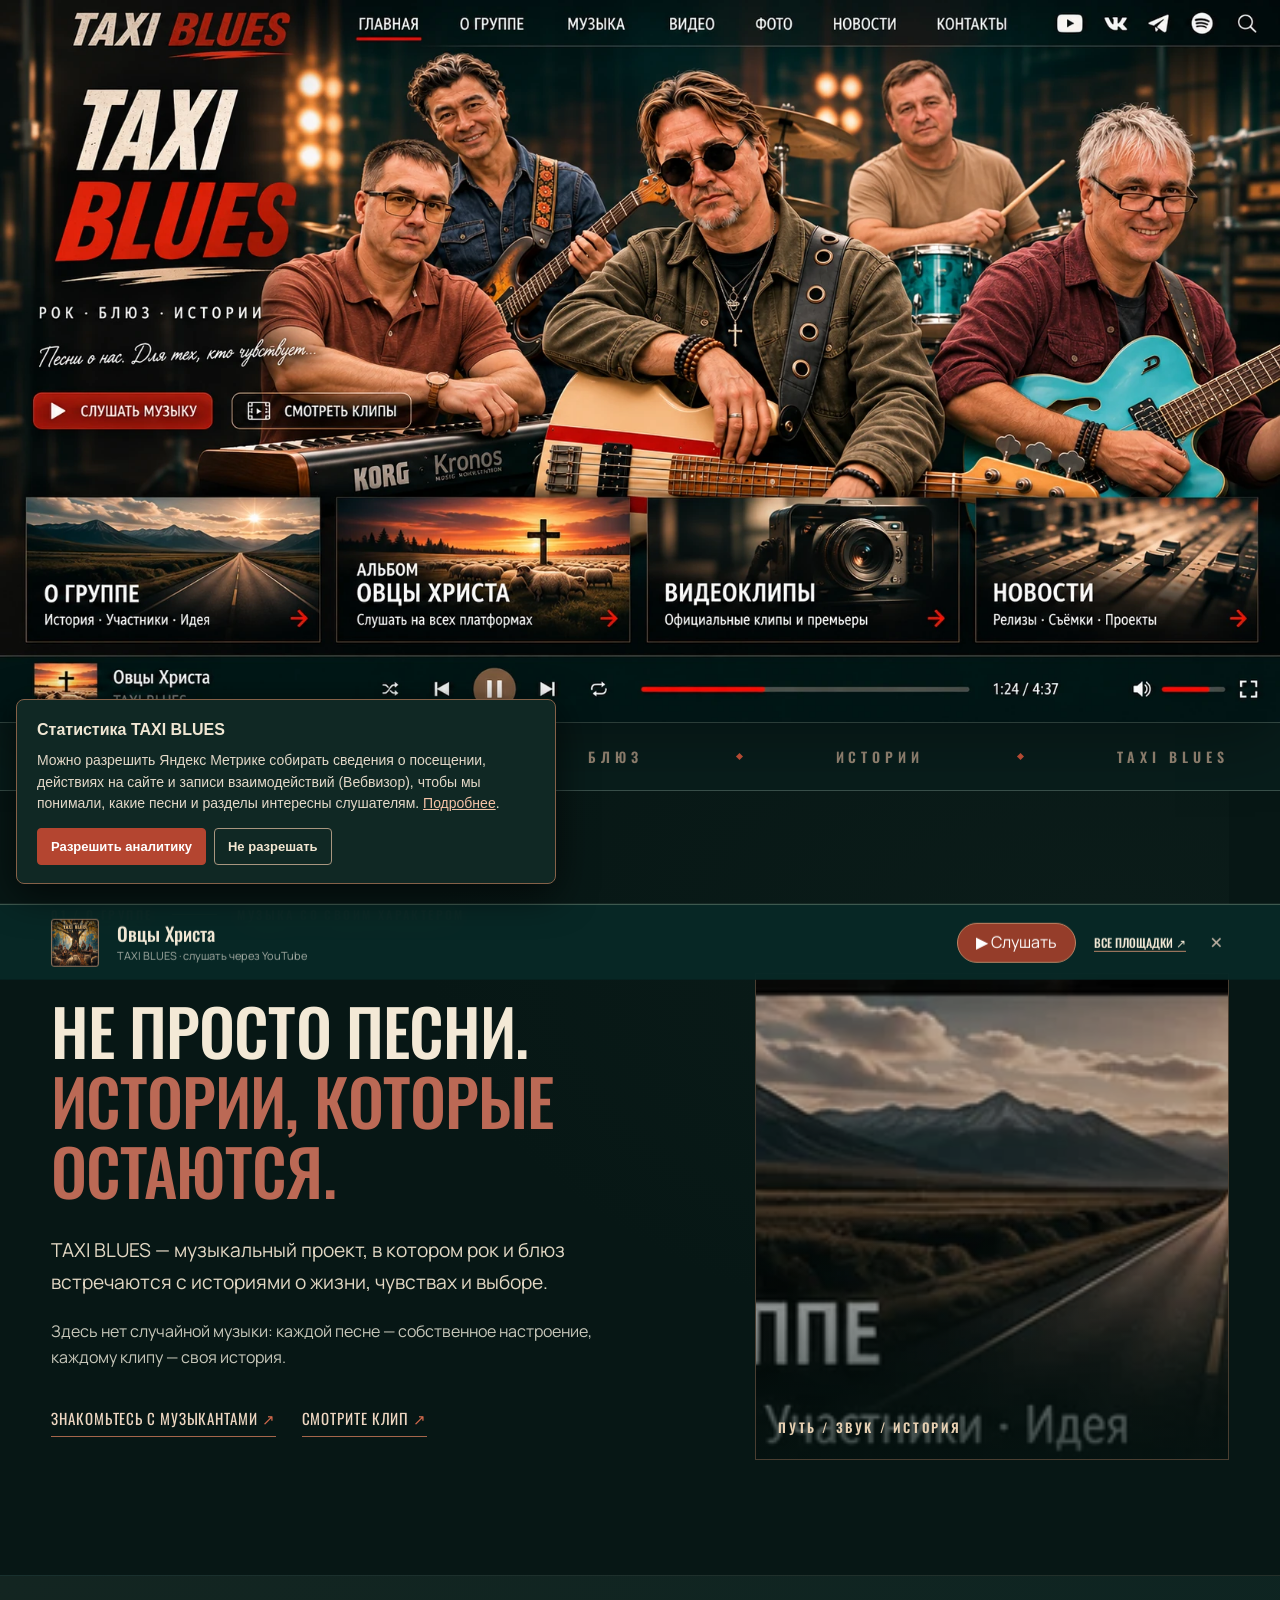
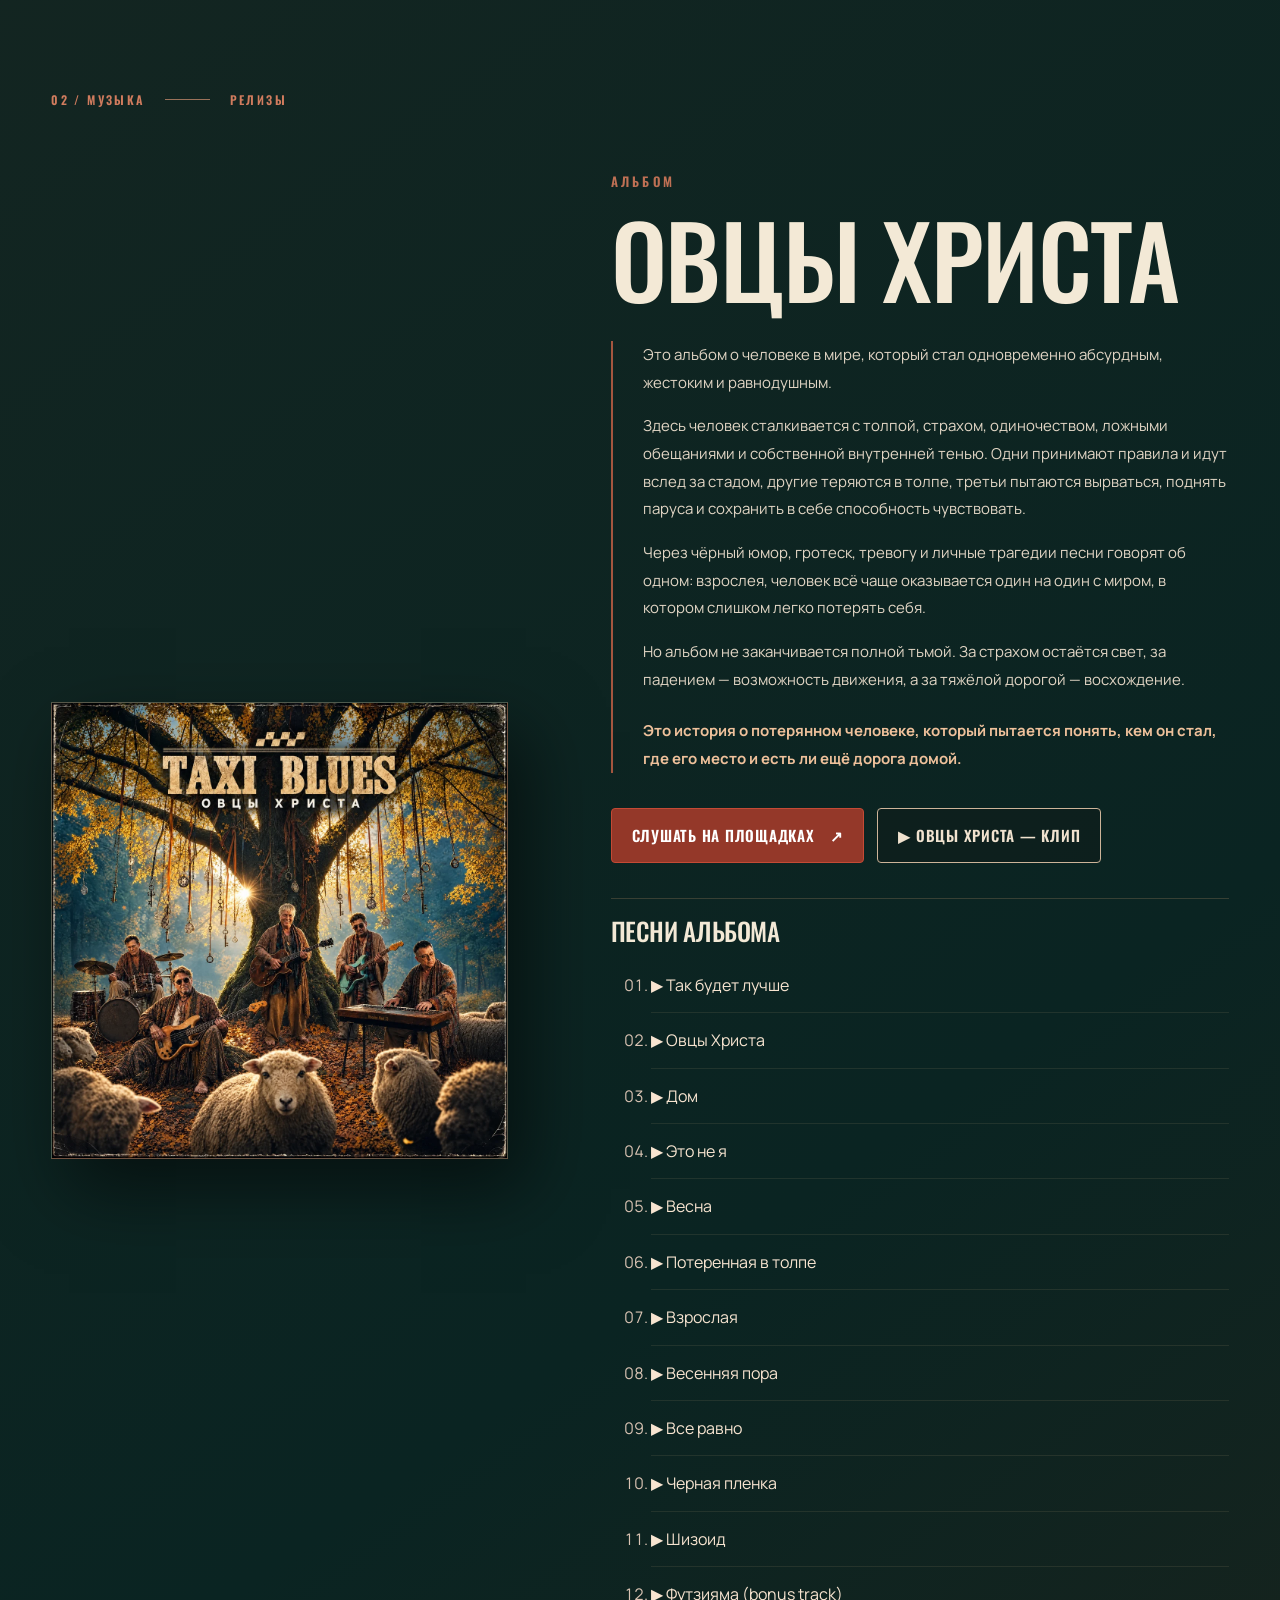
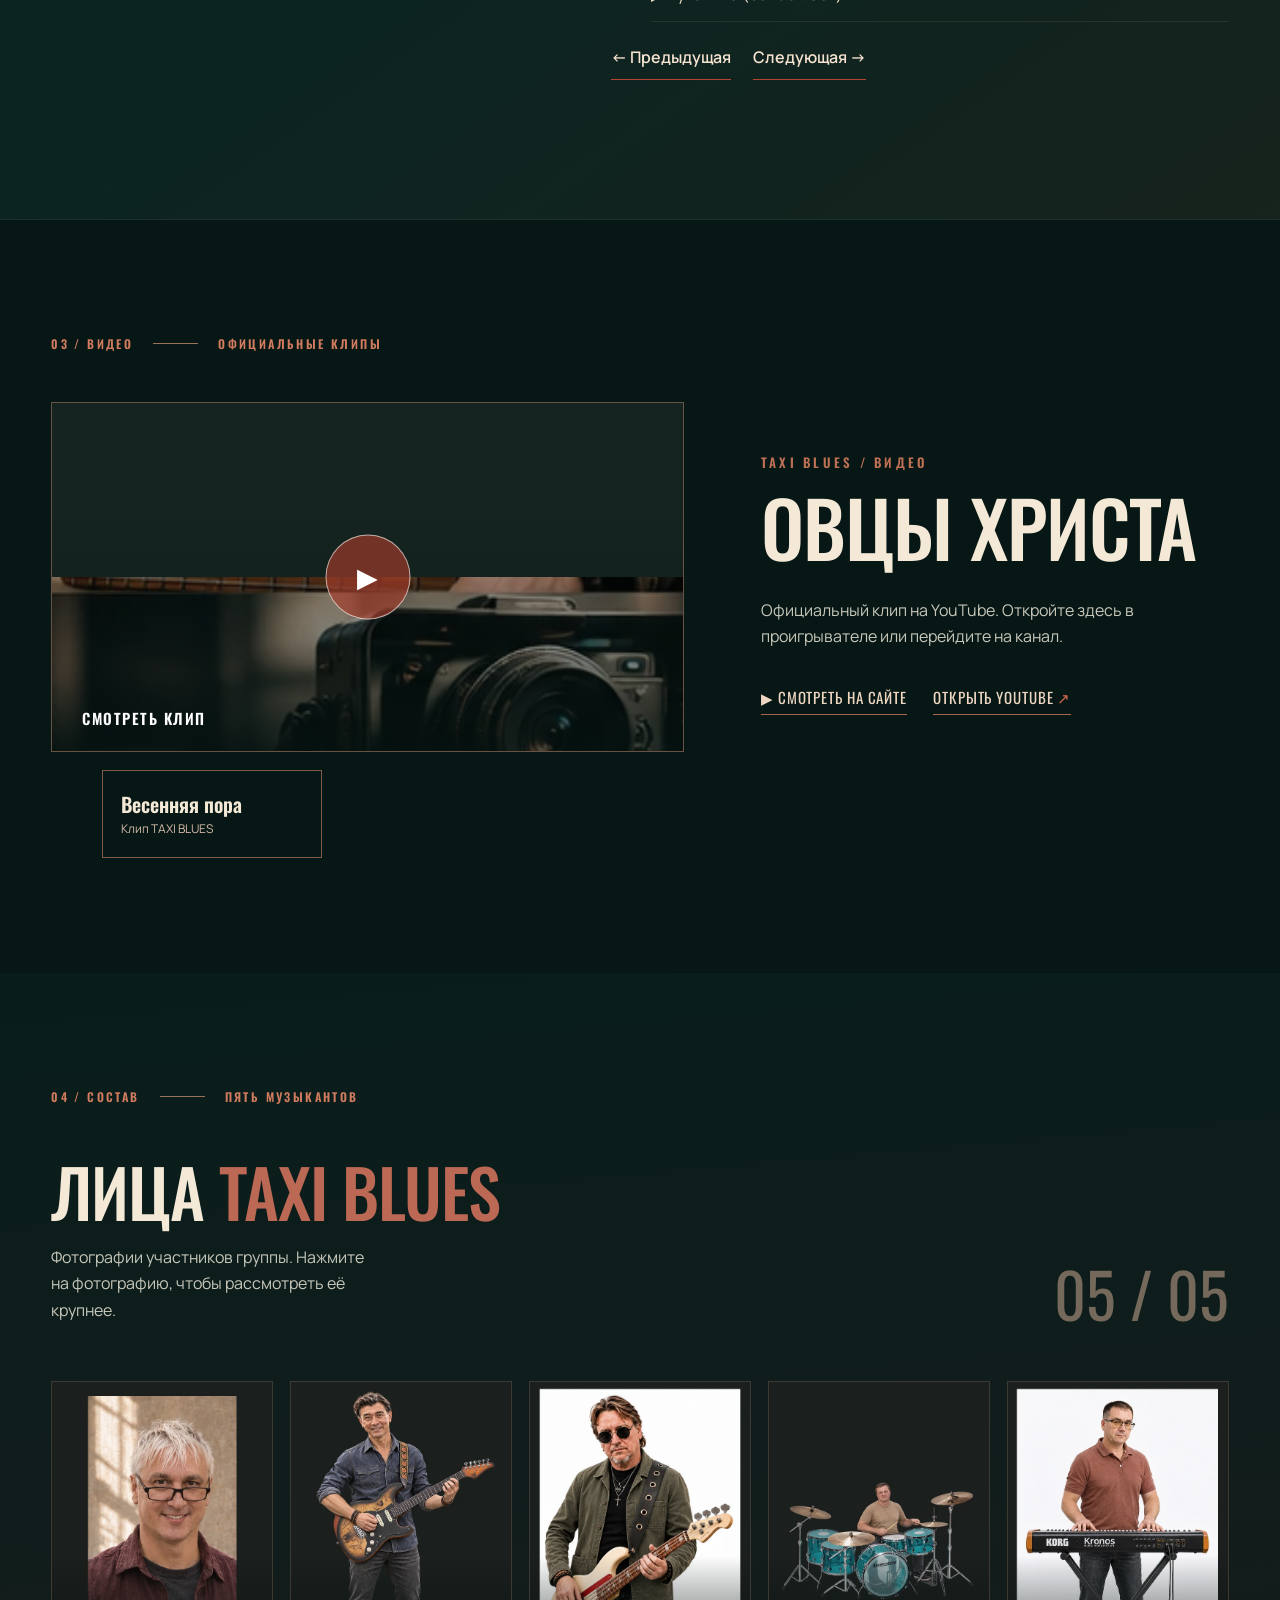
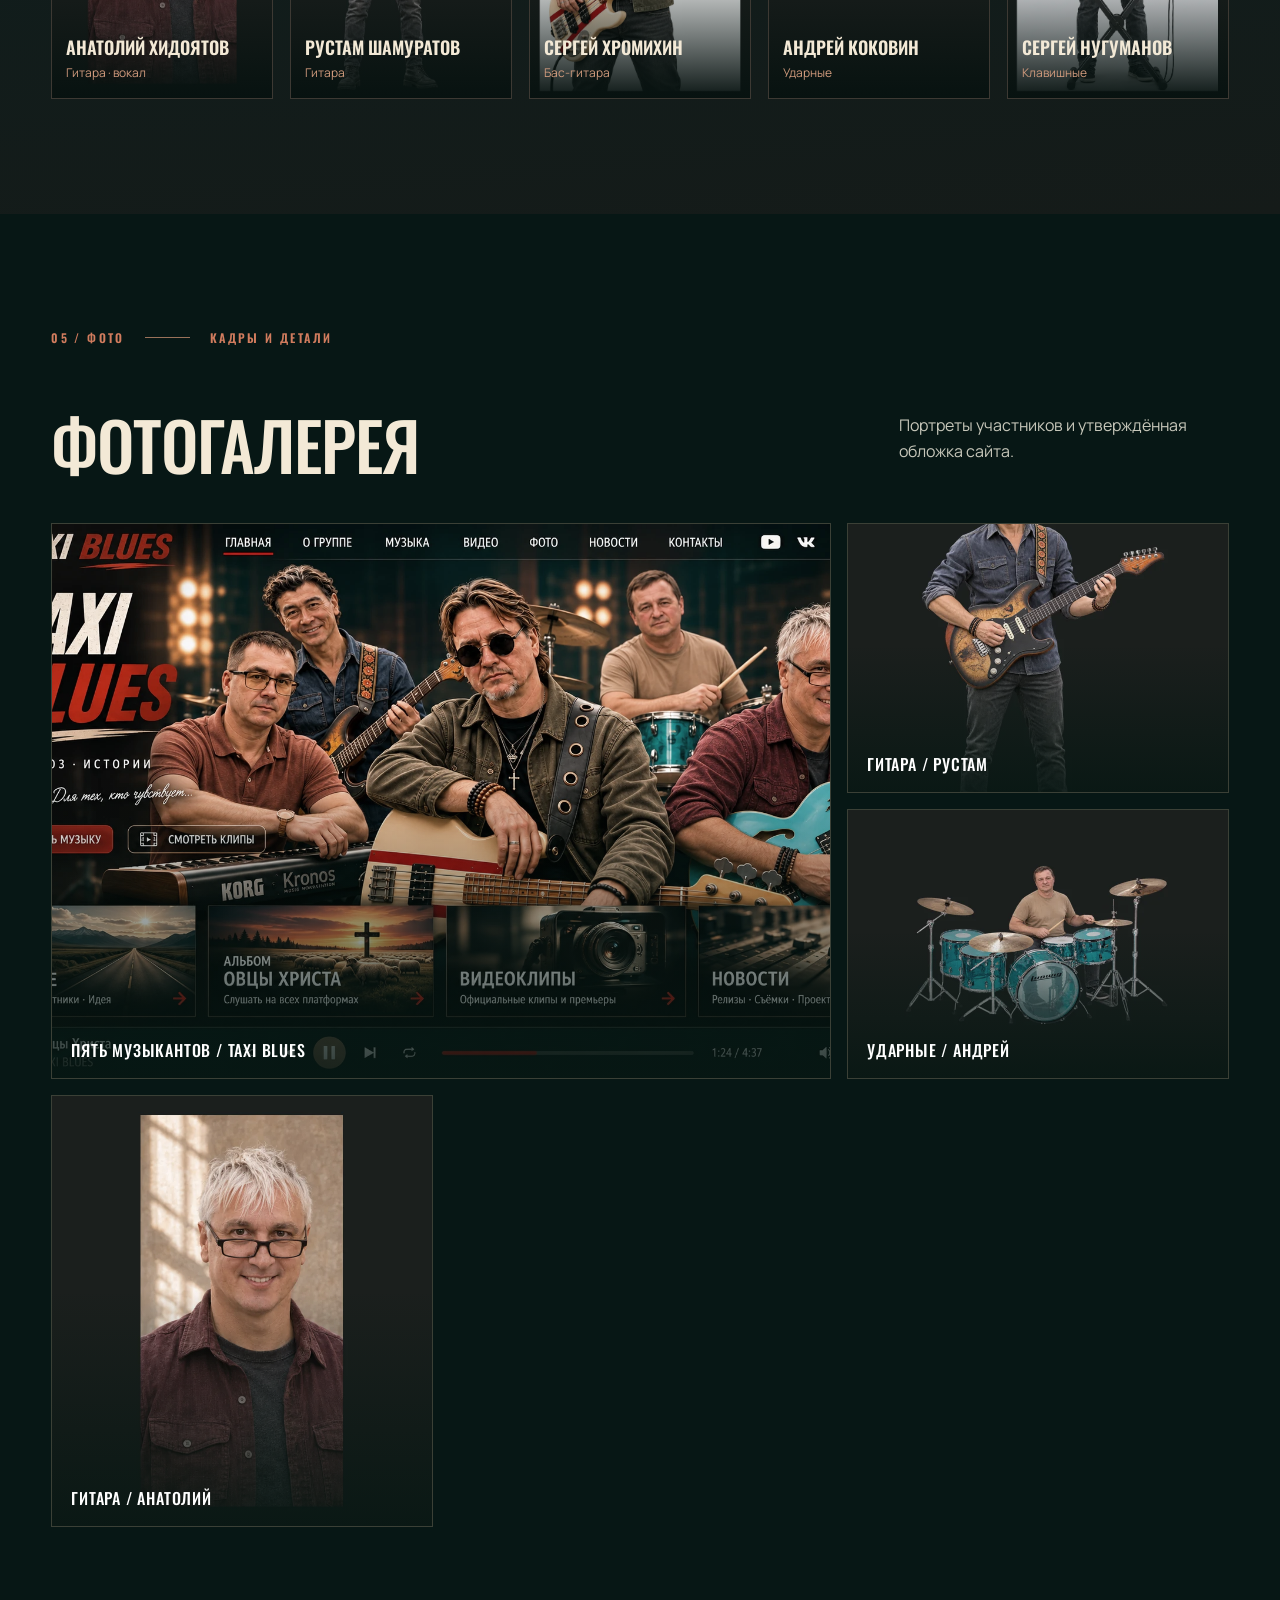
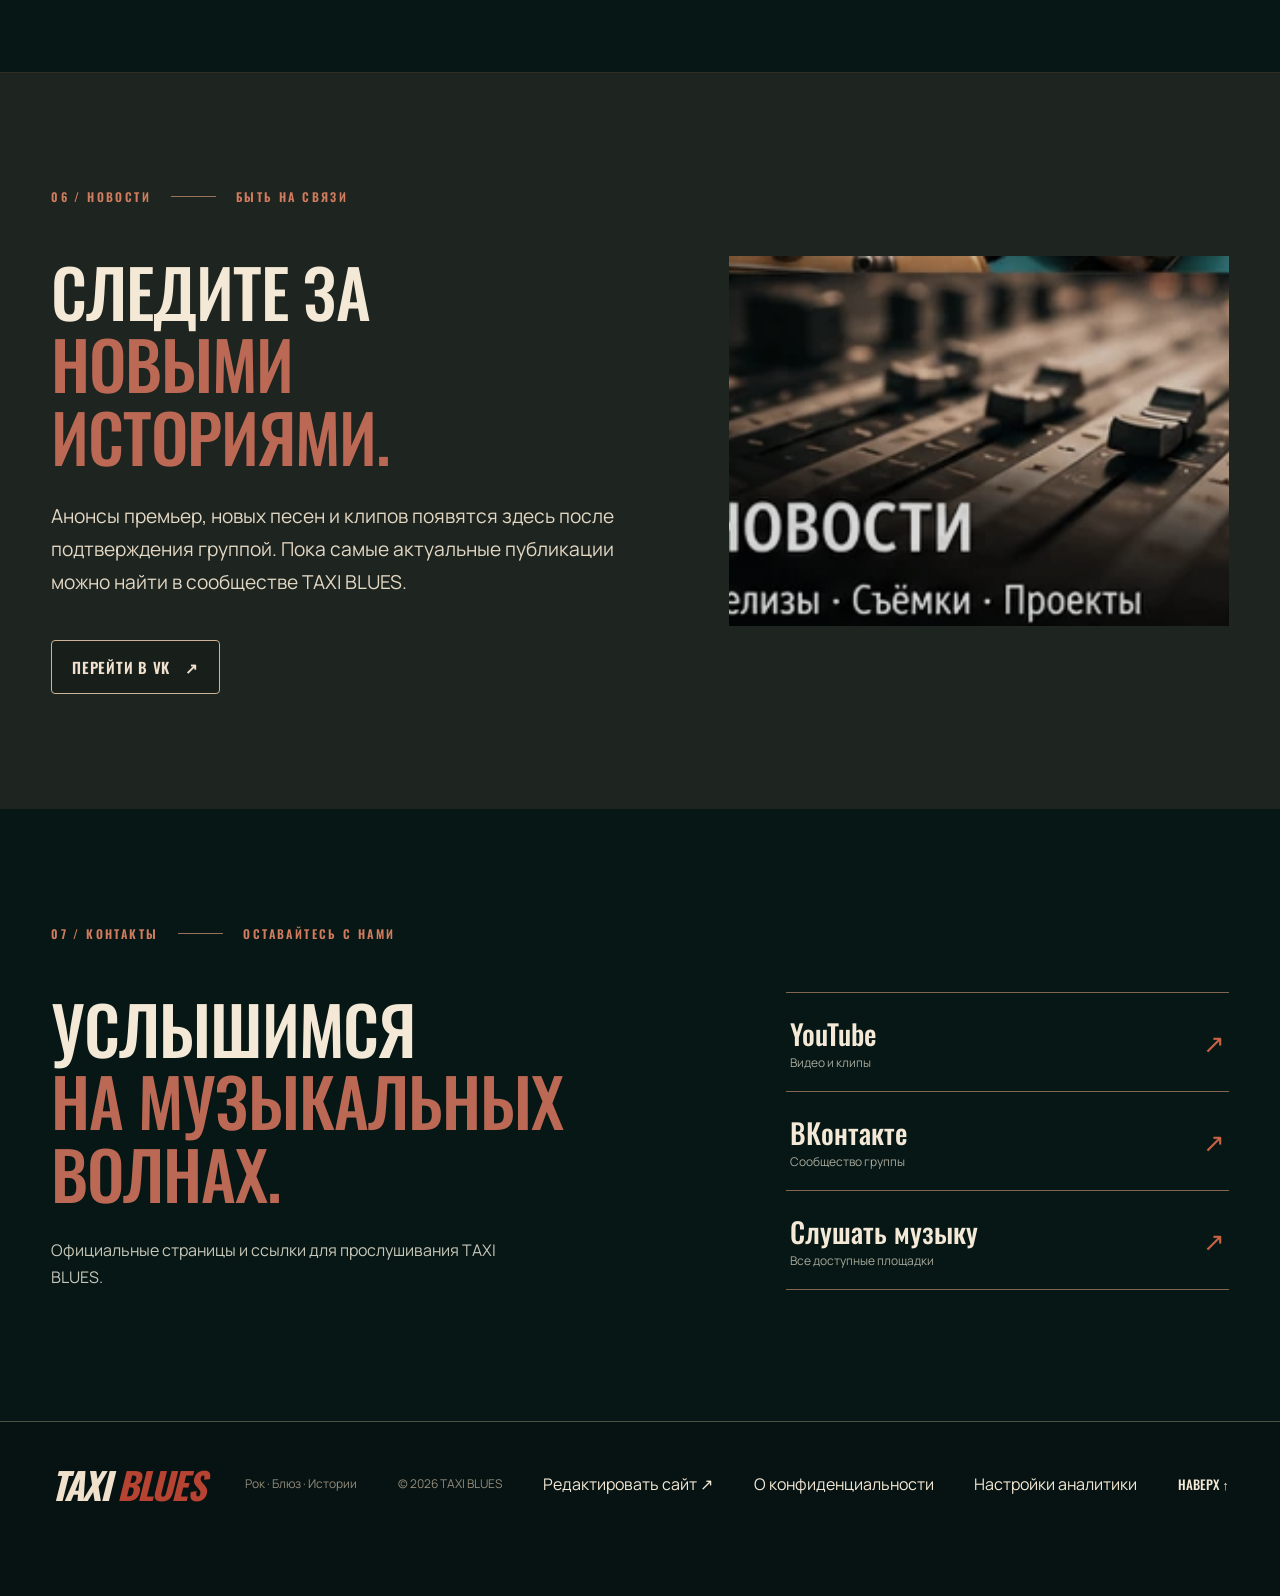
<file: index.html>
<!doctype html>
<html lang="ru">
<head>
  <meta charset="utf-8">
  <meta name="viewport" content="width=device-width, initial-scale=1">
  <meta name="theme-color" content="#071c1b">
  <meta name="description" content="TAXI BLUES — официальный сайт группы. Музыка, альбом «Овцы Христа», клипы, участники и новости.">
  <link rel="canonical" href="https://taxi-blues-site.layero.app/">
  <script>
    // Earlier Pages address forwards visitors to the sole public Russian site.
    if (location.hostname === 'taxi-blues-site.pages.dev') {
      location.replace('https://taxi-blues-site.layero.app' + location.pathname + location.search + location.hash);
    }
  </script>
  <meta name="robots" content="index, follow, max-image-preview:large">
  <meta property="og:site_name" content="TAXI BLUES">
  <meta property="og:locale" content="ru_RU">
  <meta property="og:url" content="https://taxi-blues-site.layero.app/">
  <meta property="og:type" content="website">
  <meta property="og:title" content="TAXI BLUES — официальный сайт">
  <meta property="og:description" content="Рок · Блюз · Истории. Песни о нас. Для тех, кто чувствует.">
  <meta property="og:image" content="https://taxi-blues-site.layero.app/assets/hero-approved.webp">
  <meta property="og:image:alt" content="TAXI BLUES — официальный сайт музыкальной группы">
  <meta name="twitter:card" content="summary_large_image">
  <title>TAXI BLUES — официальный сайт группы</title>
  <link rel="icon" href="assets/favicon.svg" type="image/svg+xml">
  <link rel="preload" href="assets/hero-approved.webp" as="image" media="(min-width: 769px)">
  <link rel="preload" href="assets/hero-mobile.webp" as="image" media="(max-width: 768px)">
  <link rel="stylesheet" href="styles.css">
  <script src="script.js" defer></script>
  <script src="analytics.js" defer></script>
  <script type="application/ld+json">
  {
    "@context": "https://schema.org",
    "@graph": [
      {
        "@type": "WebSite",
        "@id": "https://taxi-blues-site.layero.app/#website",
        "name": "TAXI BLUES — официальный сайт",
        "url": "https://taxi-blues-site.layero.app/",
        "inLanguage": "ru-RU",
        "description": "Официальный сайт группы TAXI BLUES: альбом «Овцы Христа», песни, клипы, музыканты и новости."
      },
      {
        "@type": "MusicGroup",
        "@id": "https://taxi-blues-site.layero.app/#band",
        "name": "TAXI BLUES",
        "url": "https://taxi-blues-site.layero.app/",
        "description": "Рок- и блюз-группа TAXI BLUES.",
        "genre": [
          "Рок",
          "Блюз"
        ],
        "member": [
          {
            "@type": "Person",
            "name": "Анатолий Хидоятов",
            "description": "Гитара · вокал"
          },
          {
            "@type": "Person",
            "name": "Рустам Шамуратов",
            "description": "Гитара"
          },
          {
            "@type": "Person",
            "name": "Сергей Хромихин",
            "description": "Бас-гитара"
          },
          {
            "@type": "Person",
            "name": "Андрей Коковин",
            "description": "Ударные"
          },
          {
            "@type": "Person",
            "name": "Сергей Нугуманов",
            "description": "Клавишные"
          }
        ],
        "album": {
          "@id": "https://taxi-blues-site.layero.app/#album"
        }
      },
      {
        "@type": "MusicAlbum",
        "@id": "https://taxi-blues-site.layero.app/#album",
        "name": "Овцы Христа",
        "byArtist": {
          "@id": "https://taxi-blues-site.layero.app/#band"
        },
        "url": "https://taxi-blues-site.layero.app/#music",
        "image": "https://taxi-blues-site.layero.app/assets/album-cover.webp",
        "description": "Это альбом о человеке в мире, который стал одновременно абсурдным, жестоким и равнодушным.",
        "numTracks": 12,
        "sameAs": "https://band.link/csheep",
        "track": [
          {
            "@type": "MusicRecording",
            "name": "Так будет лучше",
            "position": 1,
            "byArtist": {
              "@id": "https://taxi-blues-site.layero.app/#band"
            },
            "inAlbum": {
              "@id": "https://taxi-blues-site.layero.app/#album"
            },
            "audio": {
              "@type": "AudioObject",
              "contentUrl": "https://taxi-blues-site.layero.app/assets/audio/01-tak-budet-luchshe.mp3",
              "encodingFormat": "audio/mpeg"
            }
          },
          {
            "@type": "MusicRecording",
            "name": "Овцы Христа",
            "position": 2,
            "byArtist": {
              "@id": "https://taxi-blues-site.layero.app/#band"
            },
            "inAlbum": {
              "@id": "https://taxi-blues-site.layero.app/#album"
            },
            "audio": {
              "@type": "AudioObject",
              "contentUrl": "https://taxi-blues-site.layero.app/assets/audio/02-ovtsy-khrista.mp3",
              "encodingFormat": "audio/mpeg"
            }
          },
          {
            "@type": "MusicRecording",
            "name": "Дом",
            "position": 3,
            "byArtist": {
              "@id": "https://taxi-blues-site.layero.app/#band"
            },
            "inAlbum": {
              "@id": "https://taxi-blues-site.layero.app/#album"
            },
            "audio": {
              "@type": "AudioObject",
              "contentUrl": "https://taxi-blues-site.layero.app/assets/audio/03-dom.mp3",
              "encodingFormat": "audio/mpeg"
            }
          },
          {
            "@type": "MusicRecording",
            "name": "Это не я",
            "position": 4,
            "byArtist": {
              "@id": "https://taxi-blues-site.layero.app/#band"
            },
            "inAlbum": {
              "@id": "https://taxi-blues-site.layero.app/#album"
            },
            "audio": {
              "@type": "AudioObject",
              "contentUrl": "https://taxi-blues-site.layero.app/assets/audio/04-eto-ne-ya.mp3",
              "encodingFormat": "audio/mpeg"
            }
          },
          {
            "@type": "MusicRecording",
            "name": "Весна",
            "position": 5,
            "byArtist": {
              "@id": "https://taxi-blues-site.layero.app/#band"
            },
            "inAlbum": {
              "@id": "https://taxi-blues-site.layero.app/#album"
            },
            "audio": {
              "@type": "AudioObject",
              "contentUrl": "https://taxi-blues-site.layero.app/assets/audio/05-vesna.mp3",
              "encodingFormat": "audio/mpeg"
            }
          },
          {
            "@type": "MusicRecording",
            "name": "Потеренная в толпе",
            "position": 6,
            "byArtist": {
              "@id": "https://taxi-blues-site.layero.app/#band"
            },
            "inAlbum": {
              "@id": "https://taxi-blues-site.layero.app/#album"
            },
            "audio": {
              "@type": "AudioObject",
              "contentUrl": "https://taxi-blues-site.layero.app/assets/audio/06-poteryannaya-v-tolpe.mp3",
              "encodingFormat": "audio/mpeg"
            }
          },
          {
            "@type": "MusicRecording",
            "name": "Взрослая",
            "position": 7,
            "byArtist": {
              "@id": "https://taxi-blues-site.layero.app/#band"
            },
            "inAlbum": {
              "@id": "https://taxi-blues-site.layero.app/#album"
            },
            "audio": {
              "@type": "AudioObject",
              "contentUrl": "https://taxi-blues-site.layero.app/assets/audio/07-vzroslaya.mp3",
              "encodingFormat": "audio/mpeg"
            }
          },
          {
            "@type": "MusicRecording",
            "name": "Весенняя пора",
            "position": 8,
            "byArtist": {
              "@id": "https://taxi-blues-site.layero.app/#band"
            },
            "inAlbum": {
              "@id": "https://taxi-blues-site.layero.app/#album"
            },
            "audio": {
              "@type": "AudioObject",
              "contentUrl": "https://taxi-blues-site.layero.app/assets/audio/08-vesennyaya-pora.mp3",
              "encodingFormat": "audio/mpeg"
            }
          },
          {
            "@type": "MusicRecording",
            "name": "Все равно",
            "position": 9,
            "byArtist": {
              "@id": "https://taxi-blues-site.layero.app/#band"
            },
            "inAlbum": {
              "@id": "https://taxi-blues-site.layero.app/#album"
            },
            "audio": {
              "@type": "AudioObject",
              "contentUrl": "https://taxi-blues-site.layero.app/assets/audio/09-vse-ravno.mp3",
              "encodingFormat": "audio/mpeg"
            }
          },
          {
            "@type": "MusicRecording",
            "name": "Черная пленка",
            "position": 10,
            "byArtist": {
              "@id": "https://taxi-blues-site.layero.app/#band"
            },
            "inAlbum": {
              "@id": "https://taxi-blues-site.layero.app/#album"
            },
            "audio": {
              "@type": "AudioObject",
              "contentUrl": "https://taxi-blues-site.layero.app/assets/audio/10-chernaya-plenka.mp3",
              "encodingFormat": "audio/mpeg"
            }
          },
          {
            "@type": "MusicRecording",
            "name": "Шизоид",
            "position": 11,
            "byArtist": {
              "@id": "https://taxi-blues-site.layero.app/#band"
            },
            "inAlbum": {
              "@id": "https://taxi-blues-site.layero.app/#album"
            },
            "audio": {
              "@type": "AudioObject",
              "contentUrl": "https://taxi-blues-site.layero.app/assets/audio/11-shizoid.mp3",
              "encodingFormat": "audio/mpeg"
            }
          },
          {
            "@type": "MusicRecording",
            "name": "Футзияма (bonus track)",
            "position": 12,
            "byArtist": {
              "@id": "https://taxi-blues-site.layero.app/#band"
            },
            "inAlbum": {
              "@id": "https://taxi-blues-site.layero.app/#album"
            },
            "audio": {
              "@type": "AudioObject",
              "contentUrl": "https://taxi-blues-site.layero.app/assets/audio/12-fudziyama-bonus.mp3",
              "encodingFormat": "audio/mpeg"
            }
          }
        ]
      }
    ]
  }
  </script>
</head>
<body>
<a class="skip-link" href="#about">Перейти к содержимому</a>

<header class="site-header" id="siteHeader">
  <div class="header-inner wrap">
    <a href="#home" class="brand" aria-label="TAXI BLUES, наверх">TAXI <span>BLUES</span></a>
    <button class="menu-toggle" id="menuToggle" type="button" aria-label="Открыть меню" aria-controls="primaryNav" aria-expanded="false"><span></span><span></span><span></span></button>
    <nav class="primary-nav" id="primaryNav" aria-label="Основная навигация">
      <a href="#home">Главная</a><a href="#about">О группе</a><a href="#music">Музыка</a><a href="#video">Видео</a><a href="#band">Состав</a><a href="#photos">Фото</a><a href="#news">Новости</a><a href="#contacts">Контакты</a>
    </nav>
    <div class="header-social"><a href="https://www.youtube.com/@AlexDmitrievAIstudio" target="_blank" rel="noopener noreferrer" aria-label="YouTube">YT</a><a href="https://vk.ru/im/channels/-241822494" target="_blank" rel="noopener noreferrer" aria-label="ВКонтакте">VK</a></div>
  </div>
</header>

<main>
  <!-- Desktop: approved, UNEDITED visual concept. Transparent hotspots make the approved art interactive. -->
  <section id="home" class="cover-section" aria-label="Главная страница TAXI BLUES">
    <div class="cover-desktop">
      <img class="cover-picture" src="assets/hero-approved.webp" width="1670" height="942" alt="Утверждённая кинематографичная обложка TAXI BLUES с пятью музыкантами" fetchpriority="high">
      <nav class="hotspots" aria-label="Навигация на обложке">
        <a class="hotspot" style="--x:27.5%;--y:1.3%;--w:6.5%;--h:5.5%" href="#home" aria-label="Главная"><span>Главная</span></a>
        <a class="hotspot" style="--x:34.5%;--y:1.3%;--w:7%;--h:5.5%" href="#about" aria-label="О группе"><span>О группе</span></a>
        <a class="hotspot" style="--x:43%;--y:1.3%;--w:6.1%;--h:5.5%" href="#music" aria-label="Музыка"><span>Музыка</span></a>
        <a class="hotspot" style="--x:50.5%;--y:1.3%;--w:6.1%;--h:5.5%" href="#video" aria-label="Видео"><span>Видео</span></a>
        <a class="hotspot" style="--x:58.2%;--y:1.3%;--w:5%;--h:5.5%" href="#photos" aria-label="Фото"><span>Фото</span></a>
        <a class="hotspot" style="--x:64%;--y:1.3%;--w:8%;--h:5.5%" href="#news" aria-label="Новости"><span>Новости</span></a>
        <a class="hotspot" style="--x:73%;--y:1.3%;--w:8.2%;--h:5.5%" href="#contacts" aria-label="Контакты"><span>Контакты</span></a>
        <a class="hotspot" style="--x:81.7%;--y:1.3%;--w:2.5%;--h:5.5%" href="https://www.youtube.com/@AlexDmitrievAIstudio" target="_blank" rel="noopener noreferrer" aria-label="YouTube"><span>YouTube</span></a>
        <a class="hotspot" style="--x:84.8%;--y:1.3%;--w:2.5%;--h:5.5%" href="https://vk.ru/im/channels/-241822494" target="_blank" rel="noopener noreferrer" aria-label="ВКонтакте"><span>ВКонтакте</span></a>
        <a class="hotspot" style="--x:92.8%;--y:1.3%;--w:2.5%;--h:5.5%" href="https://band.link/csheep" target="_blank" rel="noopener noreferrer" aria-label="Музыкальные платформы"><span>Площадки</span></a>
        <a class="hotspot" style="--x:2.5%;--y:53.2%;--w:13.8%;--h:5.8%" href="#music" aria-label="Слушать музыку"><span>Слушать музыку</span></a>
        <a class="hotspot" style="--x:17.7%;--y:53.2%;--w:14.2%;--h:5.8%" href="#video" aria-label="Смотреть клипы"><span>Смотреть клипы</span></a>
        <a class="hotspot" style="--x:2%;--y:67.5%;--w:22.5%;--h:20%" href="#about" aria-label="О группе"><span>О группе</span></a>
        <a class="hotspot" style="--x:26%;--y:67.5%;--w:22.5%;--h:20%" href="#music" aria-label="Альбом «Овцы Христа»"><span>Альбом «Овцы Христа»</span></a>
        <a class="hotspot" style="--x:50%;--y:67.5%;--w:23%;--h:20%" href="#video" aria-label="Видеоклипы"><span>Клипы</span></a>
        <a class="hotspot" style="--x:74.5%;--y:67.5%;--w:22.4%;--h:20%" href="#news" aria-label="Новости"><span>Новости</span></a>
        <button class="hotspot hotspot-button" style="--x:35.5%;--y:91.5%;--w:5.5%;--h:7%" type="button" data-play-video aria-label="Открыть проигрыватель «Овцы Христа»"><span>Открыть проигрыватель</span></button>
      </nav>
    </div>
    <div class="cover-mobile">
      <div class="cover-mobile-photo" role="img" aria-label="Музыканты TAXI BLUES в кинематографичной студии"></div>
      <div class="mobile-cover-shade"></div>
      <div class="mobile-cover-content">
        <p class="eyebrow">Рок · Блюз · Истории</p>
        <h1>TAXI <span>BLUES</span></h1>
        <p>Песни о нас.<br>Для тех, кто чувствует.</p>
        <div class="cover-mobile-actions"><a class="btn btn-accent" href="#music">Слушать музыку</a><a class="btn btn-outline" href="#video">Смотреть клипы</a></div>
      </div>
    </div>
  </section>

  <div class="ticker" aria-hidden="true"><span>TAXI BLUES</span><i></i><span>РОК</span><i></i><span>БЛЮЗ</span><i></i><span>ИСТОРИИ</span><i></i><span>TAXI BLUES</span></div>

  <section id="about" class="section about-section wrap">
    <div class="section-kicker"><span>01 / О группе</span><span class="thin-line"></span> Музыка со своим характером</div>
    <div class="about-layout">
      <div><h2>Не просто песни.<br><em>Истории, которые остаются.</em></h2><p class="body-lead">TAXI BLUES — музыкальный проект, в котором рок и блюз встречаются с историями о жизни, чувствах и выборе.</p><p>Здесь нет случайной музыки: каждой песне — собственное настроение, каждому клипу — своя история.</p><div class="inline-links"><a class="text-link" href="#band">Знакомьтесь с музыкантами <span>↗</span></a><a class="text-link" href="#video">Смотрите клип <span>↗</span></a></div></div>
      <div class="about-visual"><img src="assets/about-road.webp" width="376" height="180" alt="Кинематографичная дорога, визуальный мотив TAXI BLUES" loading="lazy"><div class="about-visual-label">ПУТЬ / ЗВУК / ИСТОРИЯ</div></div>
    </div>
  </section>

  <section id="music" class="section music-section">
    <div class="wrap">
      <div class="section-kicker"><span>02 / Музыка</span><span class="thin-line"></span> Релизы</div>
      <div class="music-grid">
        <div class="album-poster" aria-label="Художественное оформление раздела альбома Овцы Христа"><div class="album-poster-illustration"></div><div class="album-poster-text"><small>TAXI BLUES</small><strong>ОВЦЫ<br>ХРИСТА</strong><small>АЛЬБОМ</small></div></div>
        <div class="music-info"><p class="eyebrow">Альбом</p><h2>Овцы Христа</h2><div class="album-description" id="albumDescription" aria-label="Официальное описание альбома"><p>Это альбом о человеке в мире, который стал одновременно абсурдным, жестоким и равнодушным.</p><p>Здесь человек сталкивается с толпой, страхом, одиночеством, ложными обещаниями и собственной внутренней тенью. Одни принимают правила и идут вслед за стадом, другие теряются в толпе, третьи пытаются вырваться, поднять паруса и сохранить в себе способность чувствовать.</p><p>Через чёрный юмор, гротеск, тревогу и личные трагедии песни говорят об одном: взрослея, человек всё чаще оказывается один на один с миром, в котором слишком легко потерять себя.</p><p>Но альбом не заканчивается полной тьмой. За страхом остаётся свет, за падением — возможность движения, а за тяжёлой дорогой — восхождение.</p><p>Это история о потерянном человеке, который пытается понять, кем он стал, где его место и есть ли ещё дорога домой.</p></div><div class="music-actions"><a class="btn btn-accent" href="https://band.link/csheep" target="_blank" rel="noopener noreferrer">Слушать на площадках <span aria-hidden="true">↗</span></a><button class="btn btn-outline" type="button" data-play-video>▶ Овцы Христа — клип</button></div><div class="tracks-panel" id="tracksPanel">
          <h3>Песни альбома</h3>
          <p id="tracksEmpty" class="service-note">Список песен и собственный аудиоплеер появятся здесь по мере добавления треков. Пока альбом можно слушать на музыкальных площадках.</p>
          <ol class="track-list" id="tracksList" aria-label="Список песен"></ol>
          <audio id="musicAudio" controls preload="none" aria-label="Аудиоплеер TAXI BLUES" hidden></audio>
          <p id="nowPlaying" class="now-playing" aria-live="polite"></p>
        </div><div id="moreAlbums" class="more-albums" aria-live="polite"></div></div>
      </div>
    </div>
  </section>

  <section id="video" class="section video-section wrap">
    <div class="section-kicker"><span>03 / Видео</span><span class="thin-line"></span> Официальные клипы</div>
    <div class="video-layout"><button class="video-card" type="button" data-play-video aria-label="Посмотреть клип Овцы Христа"><img src="assets/video-art.webp" width="389" height="180" alt="Кинематографичное изображение видеокамеры" loading="lazy"><span class="video-play">▶</span><span class="video-tag">Смотреть клип</span></button><div class="video-detail"><p class="eyebrow">TAXI BLUES / Видео</p><h2>Овцы Христа</h2><p>Официальный клип на YouTube. Откройте здесь в проигрывателе или перейдите на канал.</p><div class="inline-links"><button type="button" class="text-link as-button" data-play-video>▶ Смотреть на сайте</button><a class="text-link" href="https://www.youtube.com/watch?v=YJetxJSttx4" target="_blank" rel="noopener noreferrer">Открыть YouTube <span>↗</span></a></div></div></div>
    <div class="wrap" id="additionalVideos"></div>
  </section>

  <section id="band" class="section band-section">
    <div class="wrap">
      <div class="section-kicker"><span>04 / Состав</span><span class="thin-line"></span> Пять музыкантов</div>
      <div class="section-heading-row"><div><h2>Лица <em>TAXI BLUES</em></h2><p>Фотографии участников группы. Нажмите на фотографию, чтобы рассмотреть её крупнее.</p></div><span class="band-counter">05 / 05</span></div>
      <div class="member-grid">
        <button class="member-card" type="button" data-photo="assets/anatoly.webp" data-caption="Анатолий Хидоятов — гитара, вокал"><img src="assets/anatoly.webp" alt="Анатолий Хидоятов с голубой гитарой" loading="lazy"><span class="member-meta"><strong>Анатолий Хидоятов</strong><small>Гитара · вокал</small></span></button>
        <button class="member-card" type="button" data-photo="assets/rustam.webp" data-caption="Рустам Шамуратов — гитара"><img src="assets/rustam.webp" alt="Рустам Шамуратов с электрогитарой" loading="lazy"><span class="member-meta"><strong>Рустам Шамуратов</strong><small>Гитара</small></span></button>
        <button class="member-card" type="button" data-photo="assets/sergey-bass.webp" data-caption="Сергей Хромихин — бас-гитара"><img src="assets/sergey-bass.webp" alt="Сергей Хромихин с бас-гитарой" loading="lazy"><span class="member-meta"><strong>Сергей Хромихин</strong><small>Бас-гитара</small></span></button>
        <button class="member-card" type="button" data-photo="assets/andrey.webp" data-caption="Андрей Коковин — ударные"><img src="assets/andrey.webp" alt="Андрей Коковин за барабанной установкой" loading="lazy"><span class="member-meta"><strong>Андрей Коковин</strong><small>Ударные</small></span></button>
        <button class="member-card" type="button" data-photo="assets/sergey-keys.webp" data-caption="Сергей Нугуманов — клавишные"><img src="assets/sergey-keys.webp" alt="Сергей Нугуманов за клавишным инструментом Korg Kronos" loading="lazy"><span class="member-meta"><strong>Сергей Нугуманов</strong><small>Клавишные</small></span></button>
      </div>
    </div>
  </section>

  <section id="photos" class="section photos-section wrap">
    <div class="section-kicker"><span>05 / Фото</span><span class="thin-line"></span> Кадры и детали</div>
    <div class="section-heading-row"><h2>Фотогалерея</h2><p>Портреты участников и утверждённая обложка сайта.</p></div>
    <div class="photo-grid" id="galleryGrid">
      <button type="button" class="photo-tile photo-wide" data-photo="assets/hero-approved.webp" data-caption="TAXI BLUES — утверждённая обложка сайта"><img src="assets/hero-approved.webp" alt="Групповой портрет TAXI BLUES на обложке сайта" loading="lazy"><span>Пять музыкантов / TAXI BLUES</span></button>
      <button type="button" class="photo-tile" data-photo="assets/rustam.webp" data-caption="Рустам Шамуратов"><img src="assets/rustam.webp" alt="Рустам Шамуратов" loading="lazy"><span>Гитара / Рустам</span></button>
      <button type="button" class="photo-tile" data-photo="assets/andrey.webp" data-caption="Андрей Коковин"><img src="assets/andrey.webp" alt="Андрей Коковин" loading="lazy"><span>Ударные / Андрей</span></button>
      <button type="button" class="photo-tile" data-photo="assets/anatoly.webp" data-caption="Анатолий Хидоятов"><img src="assets/anatoly.webp" alt="Анатолий Хидоятов" loading="lazy"><span>Гитара / Анатолий</span></button>
    </div>
  </section>

  <section id="news" class="section news-section">
    <div class="wrap news-grid"><div><div class="section-kicker"><span>06 / Новости</span><span class="thin-line"></span> Быть на связи</div><h2>Следите за<br><em>новыми историями.</em></h2><p class="body-lead">Анонсы премьер, новых песен и клипов появятся здесь после подтверждения группой. Пока самые актуальные публикации можно найти в сообществе TAXI BLUES.</p><a class="btn btn-outline" href="https://vk.ru/im/channels/-241822494" target="_blank" rel="noopener noreferrer">Перейти в VK <span aria-hidden="true">↗</span></a></div><img class="news-image" src="assets/news-art.webp" width="370" height="180" alt="Микшерный пульт в тёплом студийном освещении" loading="lazy"></div>
    <div class="wrap" id="newsPosts"></div>
  </section>

  <section id="contacts" class="section contacts-section wrap">
    <div class="section-kicker"><span>07 / Контакты</span><span class="thin-line"></span> Оставайтесь с нами</div>
    <div class="contacts-layout"><div><h2>Услышимся<br><em>на музыкальных волнах.</em></h2><p>Официальные страницы и ссылки для прослушивания TAXI BLUES.</p></div><div class="contact-links"><a href="https://www.youtube.com/@AlexDmitrievAIstudio" target="_blank" rel="noopener noreferrer"><span>YouTube <small>Видео и клипы</small></span><b>↗</b></a><a href="https://vk.ru/im/channels/-241822494" target="_blank" rel="noopener noreferrer"><span>ВКонтакте <small>Сообщество группы</small></span><b>↗</b></a><a href="https://band.link/csheep" target="_blank" rel="noopener noreferrer"><span>Слушать музыку <small>Все доступные площадки</small></span><b>↗</b></a></div></div>
  </section>
</main>

<footer class="site-footer"><div class="wrap footer-inner"><a href="#home" class="brand">TAXI <span>BLUES</span></a><p>Рок · Блюз · Истории</p><p>© <span id="currentYear">2026</span> TAXI BLUES</p><a href="admin/" rel="nofollow">Редактировать сайт ↗</a><a href="privacy/">О конфиденциальности</a><a id="analyticsSettingsLink" href="#analytics-settings" hidden>Настройки аналитики</a><a href="#home">Наверх ↑</a></div></footer>

<div class="player-dock" id="playerDock" aria-label="Музыка TAXI BLUES"><div class="player-dock-inner wrap"><span class="player-art">TB</span><div class="player-info"><strong>Овцы Христа</strong><small>TAXI BLUES · слушать через YouTube</small></div><button type="button" class="player-action" data-play-video aria-label="Открыть видео Овцы Христа">▶ <span>Слушать</span></button><a class="player-platforms" href="https://band.link/csheep" target="_blank" rel="noopener noreferrer">Все площадки ↗</a><button class="dock-dismiss" id="dockDismiss" aria-label="Скрыть панель" type="button">×</button></div></div>

<dialog id="videoDialog" class="media-dialog" aria-label="Видеоплеер TAXI BLUES"><div class="dialog-inner"><div class="dialog-top"><span>TAXI BLUES / ОВЦЫ ХРИСТА</span><button class="dialog-close" type="button" data-close-video aria-label="Закрыть видеоплеер">×</button></div><div class="video-frame" id="videoFrame"><p>Проигрыватель YouTube</p></div><p class="dialog-note">Если видео недоступно для встраивания, <a href="https://www.youtube.com/watch?v=YJetxJSttx4" target="_blank" rel="noopener noreferrer">откройте его на YouTube ↗</a>.</p></div></dialog>
<dialog id="photoDialog" class="photo-dialog" aria-label="Просмотр фотографии"><button class="dialog-close photo-close" type="button" data-close-photo aria-label="Закрыть фотографию">×</button><img id="photoFull" alt=""><p id="photoCaption"></p></dialog>
</body>
</html>
</file>
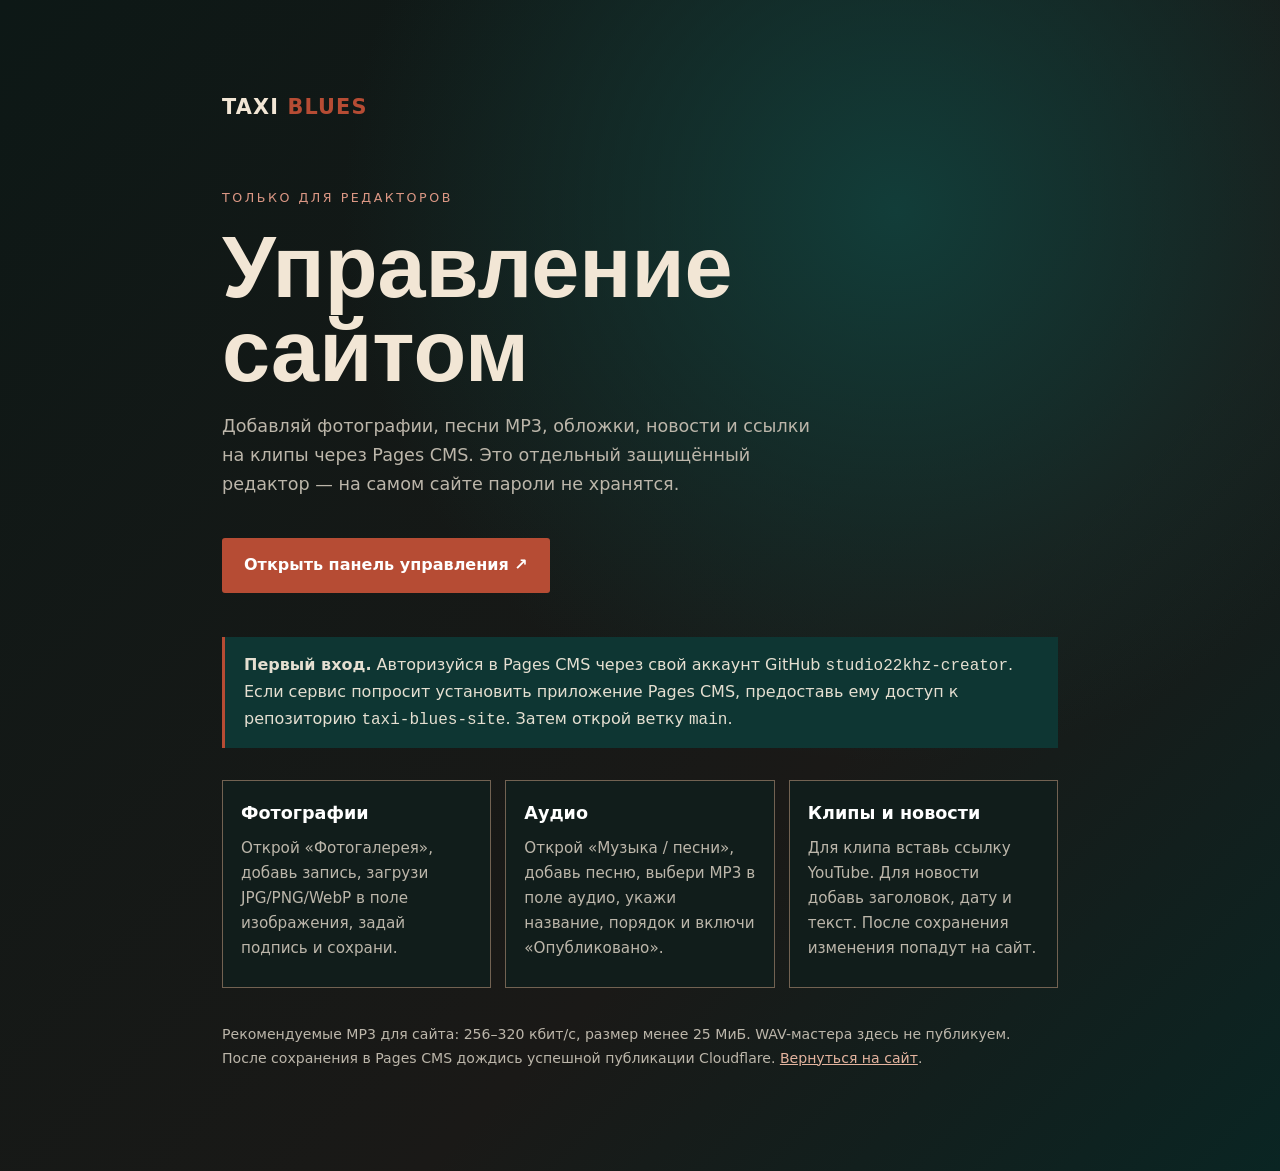
<file: admin/index.html>
<!doctype html>
<html lang="ru">
<head>
<meta charset="utf-8">
<meta name="viewport" content="width=device-width, initial-scale=1">
<meta name="robots" content="noindex, nofollow">
<meta name="theme-color" content="#071715">
<title>Редактор сайта — TAXI BLUES</title>
<style>
:root{color-scheme:dark;--bg:#071715;--ink:#f2e6d5;--muted:#bcb6aa;--red:#b64c34;--teal:#0e3633}
*{box-sizing:border-box}
body{margin:0;background:radial-gradient(circle at 70% 18%,#123d39 0,transparent 42%),linear-gradient(135deg,#0d1816,#1a1917 65%,#0a2523);color:var(--ink);font:16px/1.65 system-ui,-apple-system,'Segoe UI',sans-serif;min-height:100vh}
main{max-width:880px;margin:auto;padding:clamp(24px,7vw,96px) 22px}
.brand{font-weight:900;font-size:1.3rem;letter-spacing:.055em;text-decoration:none;color:var(--ink)}.brand span{color:var(--red)}
.eyebrow{text-transform:uppercase;color:#db9784;letter-spacing:.2em;font-size:.79rem;margin-top:4rem}
h1{font-family:Impact,'Arial Narrow',sans-serif;font-size:clamp(2.8rem,8vw,5.4rem);font-weight:800;line-height:.98;margin:1rem 0}
.lead{max-width:600px;font-size:1.1rem;color:var(--muted)}
.action{display:inline-flex;background:var(--red);padding:14px 22px;color:white;font-weight:700;border-radius:3px;text-decoration:none;margin:22px 0;align-items:center;gap:10px}
.action:hover{background:#d05e44}.action:focus-visible,a:focus-visible{outline:3px solid #f2d3a3;outline-offset:3px}
.note{background:var(--teal);border-left:3px solid var(--red);padding:15px 19px;margin:22px 0 32px;color:#e5dfd1}
.steps{display:grid;grid-template-columns:repeat(auto-fit,minmax(230px,1fr));gap:14px}
.step{border:1px solid #726252;background:#111d1b;padding:18px}.step strong{display:block;color:white;font-size:1.1rem}.step p{margin:8px 0;color:var(--muted);font-size:.95rem}
a{color:#e4b49f}.fine{font-size:.88rem;color:var(--muted);margin-top:35px}
</style>
</head>
<body><main>
<a class="brand" href="../">TAXI <span>BLUES</span></a>
<p class="eyebrow">Только для редакторов</p>
<h1>Управление<br>сайтом</h1>
<p class="lead">Добавляй фотографии, песни MP3, обложки, новости и ссылки на клипы через Pages CMS. Это отдельный защищённый редактор — на самом сайте пароли не хранятся.</p>
<a class="action" href="https://app.pagescms.org/" target="_blank" rel="noopener noreferrer">Открыть панель управления ↗</a>
<div class="note"><strong>Первый вход.</strong> Авторизуйся в Pages CMS через свой аккаунт GitHub <code>studio22khz-creator</code>. Если сервис попросит установить приложение Pages CMS, предоставь ему доступ к репозиторию <code>taxi-blues-site</code>. Затем открой ветку <code>main</code>.</div>
<div class="steps">
<div class="step"><strong>Фотографии</strong><p>Открой «Фотогалерея», добавь запись, загрузи JPG/PNG/WebP в поле изображения, задай подпись и сохрани.</p></div>
<div class="step"><strong>Аудио</strong><p>Открой «Музыка / песни», добавь песню, выбери MP3 в поле аудио, укажи название, порядок и включи «Опубликовано».</p></div>
<div class="step"><strong>Клипы и новости</strong><p>Для клипа вставь ссылку YouTube. Для новости добавь заголовок, дату и текст. После сохранения изменения попадут на сайт.</p></div>
</div>
<p class="fine">Рекомендуемые MP3 для сайта: 256–320 кбит/с, размер менее 25 МиБ. WAV-мастера здесь не публикуем. После сохранения в Pages CMS дождись успешной публикации Cloudflare. <a href="../">Вернуться на сайт</a>.</p>
</main></body></html>
</file>
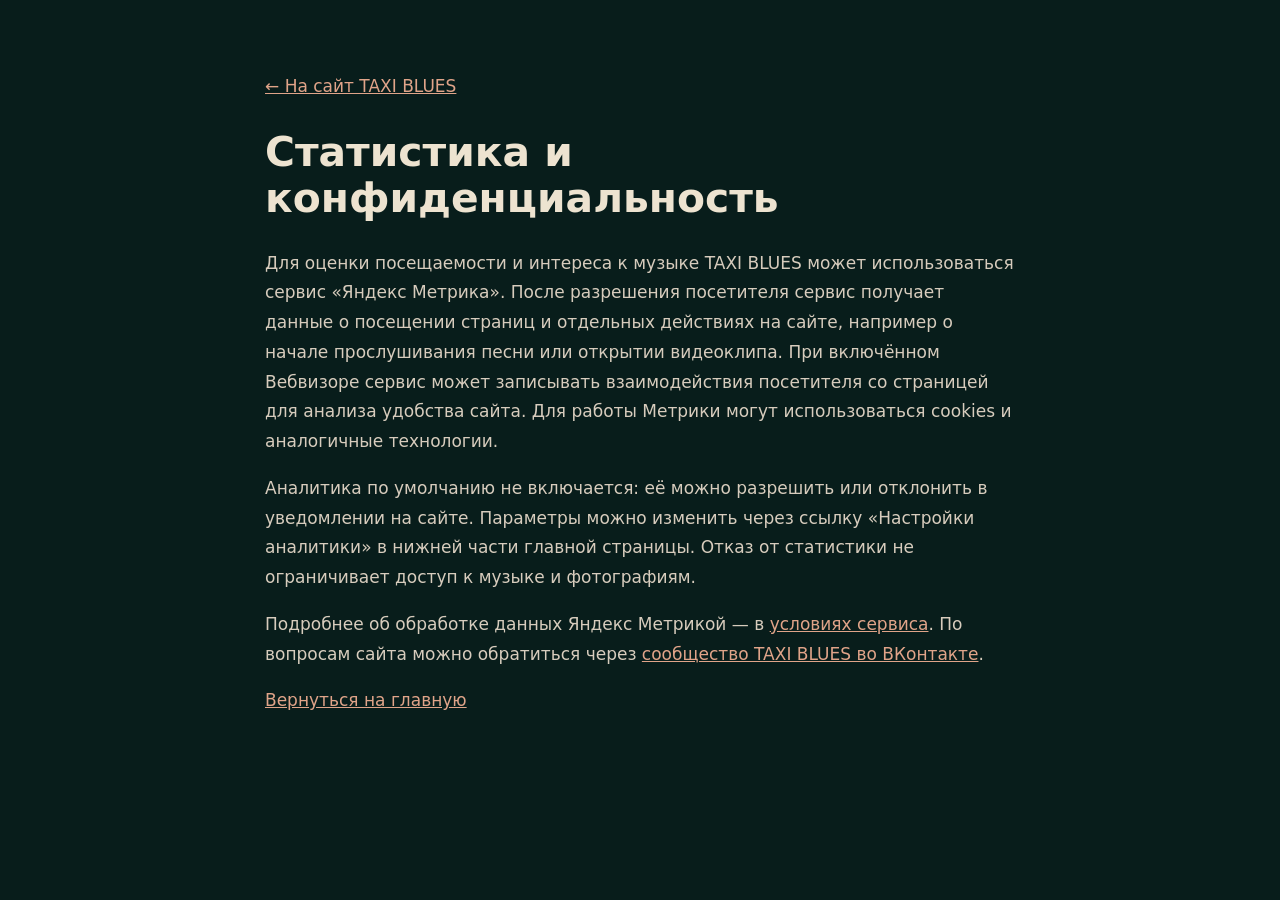
<file: privacy/index.html>
<!doctype html>
<html lang="ru">
<head>
<meta charset="utf-8"><meta name="viewport" content="width=device-width,initial-scale=1">
<meta name="robots" content="noindex">
<title>Аналитика и конфиденциальность — TAXI BLUES</title>
<style>
body{margin:0;background:#081d1b;color:#ede3d0;font:17px/1.75 system-ui,sans-serif}
main{max-width:750px;margin:auto;padding:55px 24px}a{color:#e0a489}
h1{font-size:2.4em;line-height:1.13}p{color:#d7ccbd}
</style>
</head>
<body><main><p><a href="../">← На сайт TAXI BLUES</a></p>
<h1>Статистика и конфиденциальность</h1>
<p>Для оценки посещаемости и интереса к музыке TAXI BLUES может использоваться сервис «Яндекс Метрика». После разрешения посетителя сервис получает данные о посещении страниц и отдельных действиях на сайте, например о начале прослушивания песни или открытии видеоклипа. При включённом Вебвизоре сервис может записывать взаимодействия посетителя со страницей для анализа удобства сайта. Для работы Метрики могут использоваться cookies и аналогичные технологии.</p>
<p>Аналитика по умолчанию не включается: её можно разрешить или отклонить в уведомлении на сайте. Параметры можно изменить через ссылку «Настройки аналитики» в нижней части главной страницы. Отказ от статистики не ограничивает доступ к музыке и фотографиям.</p>
<p>Подробнее об обработке данных Яндекс Метрикой — в <a href="https://yandex.ru/legal/metrica_termsofuse/" target="_blank" rel="noopener noreferrer">условиях сервиса</a>. По вопросам сайта можно обратиться через <a href="https://vk.ru/im/channels/-241822494" target="_blank" rel="noopener noreferrer">сообщество TAXI BLUES во ВКонтакте</a>.</p>
<p><a href="../">Вернуться на главную</a></p></main></body></html>
</file>
<file: styles.css>
@import url('https://fonts.googleapis.com/css2?family=Manrope:wght@400;500;600;700;800&family=Oswald:wght@400;500;600;700&display=swap');
:root{color-scheme:dark;--bg:#071715;--bg2:#101d1b;--panel:#1b211e;--ink:#f3e9d6;--muted:#aaa89c;--brick:#b34530;--brick2:#833327;--line:#5b4b3b;--teal:#073b38;--gutter:clamp(18px,4vw,72px)}
*{box-sizing:border-box}html{scroll-behavior:smooth;scroll-padding-top:95px}body{margin:0;background:var(--bg);color:var(--ink);font:16px/1.65 'Manrope',Arial,sans-serif;overflow-x:hidden}::selection{background:var(--brick);color:white}button,input{font:inherit}button{cursor:pointer}a{color:inherit;text-decoration:none}a:focus-visible,button:focus-visible{outline:3px solid #e3a865;outline-offset:4px}img{display:block;max-width:100%}p{color:#c7c7ba}.wrap{width:min(1460px,calc(100% - 2*var(--gutter)));margin:0 auto}.skip-link{position:absolute;top:-100px;left:10px;background:#fff;color:#111;padding:8px 14px;z-index:100}.skip-link:focus{top:10px}.site-header{position:fixed;inset:0 0 auto;z-index:50;background:rgba(8,25,23,.96);border-bottom:1px solid #ffffff22;transform:translateY(-110%);transition:transform .3s ease;backdrop-filter:blur(16px)}.site-header.visible{transform:translateY(0)}.header-inner{min-height:75px;display:flex;align-items:center;gap:2.5rem}.brand{font-family:Oswald,Arial,sans-serif;font-size:clamp(26px,3vw,37px);font-style:italic;font-weight:700;line-height:1;color:#f0e1cc;white-space:nowrap;letter-spacing:-1.5px}.brand span{color:#b74332}.primary-nav{display:flex;align-items:center;justify-content:center;gap:clamp(13px,1.5vw,26px);flex:1}.primary-nav a{font-size:12px;font-weight:800;text-transform:uppercase;letter-spacing:1px;white-space:nowrap;transition:color .2s}.primary-nav a:hover,.primary-nav a.active{color:#d36b52}.header-social{display:flex;gap:7px}.header-social a{padding:5px 8px;border:1px solid #5a574b;border-radius:5px;font:700 12px Oswald}.menu-toggle{display:none;border:0;background:none;color:white;width:42px;height:38px}.menu-toggle span{display:block;width:24px;height:2px;background:currentColor;margin:5px auto}.cover-section{position:relative;background:#0b1b19}.cover-desktop{max-width:1800px;margin:0 auto;position:relative;line-height:0;box-shadow:0 10px 70px #0006}.cover-picture{width:100%;height:auto}.hotspots{position:absolute;inset:0;line-height:normal}.hotspot{position:absolute;left:var(--x);top:var(--y);width:var(--w);height:var(--h);background:transparent;border:none;border-radius:4px;display:block}.hotspot span{position:absolute;width:1px;height:1px;overflow:hidden;clip:rect(0,0,0,0);white-space:nowrap}.hotspot:hover{box-shadow:inset 0 0 0 1px #e2ad6b7a;background:#e6b47b13}.hotspot:focus-visible{outline:3px solid #e9bd7a;outline-offset:0}.cover-mobile{display:none}.ticker{display:flex;gap:clamp(20px,5vw,90px);justify-content:space-between;align-items:center;padding:23px var(--gutter);border-top:1px solid #39504a;border-bottom:1px solid #39504a;background:#081d1b;color:#988876;font:600 14px Oswald,sans-serif;letter-spacing:.35em;overflow:hidden;white-space:nowrap}.ticker i{display:block;flex:0 0 5px;width:5px;height:5px;background:#b54a33;transform:rotate(45deg)}.section{padding-block:clamp(75px,9vw,150px);position:relative}.section-kicker{display:flex;align-items:center;gap:20px;text-transform:uppercase;font:600 12px Oswald,Arial,sans-serif;letter-spacing:.2em;color:#d17c5e;margin-bottom:50px}.thin-line{width:45px;height:1px;background:#9a725a}h1,h2,h3{font-family:Oswald,Impact,sans-serif;line-height:1.09;letter-spacing:-.015em}h2{font-size:clamp(42px,5.2vw,90px);font-weight:500;margin:0 0 28px;text-transform:uppercase}h2 em{font-style:normal;color:#bb6955}.body-lead{font-size:clamp(17px,1.5vw,22px);line-height:1.7;color:#e3d8c4}p{max-width:720px}.about-section{background:radial-gradient(ellipse at 90% 20%,#263b3425,transparent 46%)}.about-layout{display:grid;grid-template-columns:1.14fr .86fr;gap:clamp(35px,6vw,100px);align-items:center}.about-layout h2{font-size:clamp(44px,5vw,75px)}.about-layout p{max-width:590px}.about-visual{height:clamp(350px,38vw,600px);background:#33302a;overflow:hidden;position:relative;border:1px solid #7a5a4055}.about-visual img{width:100%;height:100%;object-fit:cover;filter:saturate(.65) brightness(.77)}.about-visual:after{content:'';position:absolute;inset:0;background:linear-gradient(0deg,#061714bb,transparent 52%)}.about-visual-label{position:absolute;z-index:1;bottom:22px;left:22px;color:#e7d0b2;letter-spacing:.2em;font:600 13px Oswald}.inline-links{display:flex;gap:26px;flex-wrap:wrap;margin-top:35px}.text-link{padding:0 0 5px;border:0;border-bottom:1px solid #a5664b;font-family:Oswald;font-size:15px;letter-spacing:.06em;text-transform:uppercase;color:#eed7c2;background:none;cursor:pointer}.text-link span{color:#d1694c}.text-link:hover{color:#d87559}.music-section{background:linear-gradient(145deg,#132521,#0a2422 65%,#17231d);border-block:1px solid #ffffff0e}.music-grid{display:grid;grid-template-columns:minmax(0,.85fr) minmax(0,1.15fr);align-items:center;gap:clamp(35px,8vw,145px)}.album-poster{width:min(100%,540px);aspect-ratio:1;position:relative;overflow:hidden;background:linear-gradient(150deg,#542e24,#183c3b);box-shadow:18px 30px 70px #0008;border:1px solid #b39e7950}.album-poster-illustration{position:absolute;inset:0;background:url('assets/album-art.webp') center/cover;filter:saturate(.8) contrast(1.2) brightness(.55);transform:scale(1.45)}.album-poster:after{content:'';position:absolute;inset:0;background:linear-gradient(0deg,#071b19ee,#0b1e1b44)}.album-poster-text{position:absolute;z-index:2;inset:8%;display:flex;flex-direction:column;align-items:flex-start;justify-content:space-between;font-family:Oswald,Impact,Arial,sans-serif}.album-poster-text strong{font-size:clamp(55px,6vw,100px);line-height:1.03;color:#f3e5d4;text-shadow:0 5px 15px #0009}.album-poster-text small{letter-spacing:.3em;font-size:14px;color:#dfb89a}.eyebrow{text-transform:uppercase;color:#be7054;font:600 13px Oswald;letter-spacing:.25em}.music-info h2{font-size:clamp(65px,7.8vw,135px)}.music-actions{display:flex;gap:13px;flex-wrap:wrap;margin:35px 0}.btn{display:inline-flex;align-items:center;justify-content:center;gap:15px;padding:14px 20px;border-radius:4px;border:1px solid #ba765d;font-family:Oswald,Arial,sans-serif;text-transform:uppercase;font-weight:600;letter-spacing:.05em;min-height:53px;font-size:15px;transition:transform .2s,background .2s}.btn:hover{transform:translateY(-2px)}.btn-accent{background:#943829;border-color:#c44a35;color:white}.btn-accent:hover{background:#b04633}.btn-outline{background:#11191665;border-color:#cdb499;color:#f0e2cf}.btn-outline:hover{background:#71513e55}.service-note{font-size:13px;max-width:510px;color:#afaea3;border-top:1px solid #ffffff25;padding-top:18px}.video-layout{display:grid;grid-template-columns:1.15fr .85fr;gap:clamp(30px,6vw,95px);align-items:center}.video-card{position:relative;border:1px solid #665344;background:#162421;padding:0;min-height:350px;display:block;overflow:hidden}.video-card img{width:100%;height:100%;position:absolute;object-fit:cover;filter:brightness(.8) saturate(.7);transition:transform .6s}.video-card:hover img{transform:scale(1.06)}.video-card:after{content:'';position:absolute;inset:0;background:linear-gradient(180deg,transparent 30%,#041614a3)}.video-play{position:absolute;z-index:2;top:50%;left:50%;transform:translate(-50%,-50%);width:85px;height:85px;display:grid;place-items:center;border:1px solid #fff9;border-radius:50%;background:#a23c2baa;color:white;font-size:27px}.video-tag{position:absolute;z-index:2;left:30px;bottom:22px;color:white;text-transform:uppercase;font:600 15px Oswald;letter-spacing:.1em}.video-detail h2{font-size:clamp(54px,6vw,100px)}.video-detail p{max-width:470px}.band-section{background:linear-gradient(175deg,#081d1b,#101d1c 55%,#151b19)}.section-heading-row{display:flex;align-items:end;justify-content:space-between;gap:35px;margin-bottom:42px}.section-heading-row h2{margin:0}.section-heading-row p{max-width:330px}.band-counter{font:400 62px Oswald;color:#74695b;white-space:nowrap}.member-grid{display:grid;grid-template-columns:repeat(5,minmax(0,1fr));gap:clamp(8px,1.3vw,20px)}.member-card{background:#1b2421;border:1px solid #65534877;position:relative;min-width:0;aspect-ratio:.7;padding:0;overflow:hidden;text-align:left;color:var(--ink)}.member-card img{width:100%;height:100%;object-fit:cover;object-position:center top;transition:transform .55s,filter .4s;filter:saturate(.8)}.member-card:hover img{transform:scale(1.055);filter:saturate(1)}.member-card:after{content:'';position:absolute;inset:55% 0 0;background:linear-gradient(0deg,#071210fa,transparent)}.member-meta{position:absolute;z-index:1;bottom:15px;left:14px;right:10px;display:grid;gap:4px}.member-meta strong{font:600 clamp(15px,1.4vw,23px) Oswald;text-transform:uppercase;line-height:1.2}.member-meta small{font-size:12px;color:#d19b7d}.photos-section{padding-bottom:145px}.photo-grid{display:grid;grid-template-columns:repeat(3,1fr);grid-template-rows:270px 270px;gap:16px}.photo-tile{background:#20312b;border:1px solid #826b5444;padding:0;position:relative;overflow:hidden}.photo-tile img{width:100%;height:100%;object-fit:cover;transition:transform .4s;filter:saturate(.75)}.photo-tile:hover img{transform:scale(1.04)}.photo-tile:after{content:'';position:absolute;inset:45% 0 0;background:linear-gradient(transparent,#071713d7)}.photo-tile span{position:absolute;z-index:1;bottom:16px;left:19px;font:500 16px Oswald;text-transform:uppercase;letter-spacing:.05em}.photo-wide{grid-column:span 2;grid-row:span 2}.photo-wide img{object-fit:cover;object-position:center}.news-section{background:#1e241f;border-top:1px solid #71543b33}.news-grid{display:grid;grid-template-columns:1fr .85fr;gap:7vw;align-items:center}.news-image{width:100%;height:370px;object-fit:cover;filter:saturate(.6) brightness(.85)}.news-grid .btn{margin-top:22px}.contacts-layout{display:grid;grid-template-columns:1fr .7fr;gap:8vw}.contacts-layout p{max-width:470px}.contact-links{border-top:1px solid #82654f}.contact-links a{display:flex;align-items:center;justify-content:space-between;padding:20px 4px;border-bottom:1px solid #82654f;transition:padding .2s}.contact-links a:hover{padding-left:15px;color:#dc8168}.contact-links span{display:flex;flex-direction:column;font:500 28px Oswald}.contact-links small{font:400 12px Manrope;color:#a7a99c}.contact-links b{font:400 26px Oswald;color:#c76245}.site-footer{border-top:1px solid #495346;background:#071312;padding:40px 0 90px}.footer-inner{display:flex;justify-content:space-between;align-items:center;gap:20px}.footer-inner p{color:#948c7c;font-size:12px}.footer-inner>a:last-child{font:500 13px Oswald;text-transform:uppercase}.player-dock{position:fixed;z-index:45;bottom:0;left:0;right:0;background:#082927ee;border-top:1px solid #4b6559;backdrop-filter:blur(18px);transform:translateY(105%);transition:transform .25s}.player-dock.visible{transform:translateY(0)}.player-dock.dismissed{display:none}.player-dock-inner{min-height:75px;display:flex;align-items:center;gap:18px}.player-art{background:#a04432;color:#fff;padding:10px;font:600 25px Oswald}.player-info{flex:1;display:flex;flex-direction:column}.player-info strong{font:500 19px Oswald}.player-info small{font-size:11px;color:#a6aea6}.player-action{border:1px solid #bd8565;border-radius:50px;background:#953d2a;color:white;min-height:40px;padding:4px 18px}.player-action:hover{background:#bd5035}.player-platforms{font:500 12px Oswald;text-transform:uppercase;border-bottom:1px solid #b98569}.dock-dismiss{font-size:26px;border:0;background:none;color:#bcb0a2}.media-dialog,.photo-dialog{border:1px solid #8f5d43;background:#0c1e1c;color:var(--ink);box-shadow:0 30px 90px #000d;max-width:min(960px,95vw);width:100%;padding:20px}.media-dialog::backdrop,.photo-dialog::backdrop{background:#000c;backdrop-filter:blur(8px)}.dialog-top{display:flex;justify-content:space-between;align-items:center;font:600 15px Oswald;letter-spacing:.1em}.dialog-close{color:white;background:transparent;border:0;font-size:36px;line-height:1;padding:4px 10px}.video-frame{margin-top:18px;aspect-ratio:16/9;background:#000;display:grid;place-items:center;color:#9aa3a0}.video-frame iframe{height:100%;width:100%;border:0}.dialog-note{font-size:12px;color:#a5aa9e;margin-bottom:0}.dialog-note a{color:#e69a72;text-decoration:underline}.photo-dialog{width:min(1100px,96vw);max-width:96vw;max-height:94vh;overflow:auto;text-align:center;padding:32px 16px 14px}.photo-close{position:absolute;top:4px;right:4px;z-index:1;background:#102b25dd;border-radius:100%}.photo-dialog img{max-height:78vh;width:auto;max-width:100%;object-fit:contain;margin:auto}.photo-dialog p{margin:8px auto 0;color:#d5c3a8;font:500 15px Oswald}
@media(max-width:1200px){.primary-nav{gap:12px}.primary-nav a{font-size:11px}.header-social{display:none}.member-grid{grid-template-columns:repeat(3,1fr)}.member-card{aspect-ratio:.8}}
@media(max-width:768px){html{scroll-padding-top:70px}.site-header{transform:translateY(0)}.header-inner{min-height:66px;justify-content:space-between}.header-social{display:flex}.header-social a{font-size:11px}.menu-toggle{display:block;order:3}.primary-nav{position:absolute;top:66px;left:0;right:0;padding:18px var(--gutter) 25px;background:#071c1af7;display:none;flex-direction:column;align-items:stretch;gap:0;box-shadow:0 15px 30px #0008}.primary-nav.open{display:flex}.primary-nav a{font-size:15px;padding:9px 2px;border-bottom:1px solid #ffffff14}.cover-desktop{display:none}.cover-mobile{display:block;position:relative;min-height:min(820px,100svh);padding-top:66px;background:#071715;overflow:hidden}.cover-mobile-photo{position:absolute;inset:66px 0 0;background:url('assets/hero-mobile.webp') 53% center / auto 100% no-repeat;filter:saturate(.9)}.mobile-cover-shade{position:absolute;inset:0;background:linear-gradient(0deg,#071715 0%,#071715e8 20%,#07171555 57%,#07171522 90%)}.mobile-cover-content{position:absolute;z-index:1;bottom:clamp(35px,8vh,100px);left:var(--gutter);right:var(--gutter)}.mobile-cover-content .eyebrow{color:#e9b68f}.mobile-cover-content h1{font:italic 900 clamp(65px,19vw,110px)/.91 Oswald,Impact,Arial,sans-serif;margin:10px 0 20px;letter-spacing:-.04em}.mobile-cover-content h1 span{display:block;color:#b44633}.mobile-cover-content>p:not(.eyebrow){font-size:19px;font-style:italic;color:#f6e7d4}.cover-mobile-actions{display:flex;flex-wrap:wrap;gap:9px;margin-top:24px}.btn{font-size:13px;padding:13px}.ticker{gap:26px;padding:15px 18px}.section{padding-block:75px}.section-kicker{margin-bottom:30px}.about-layout,.music-grid,.video-layout,.news-grid,.contacts-layout{grid-template-columns:1fr;gap:35px}h2,.about-layout h2{font-size:clamp(43px,9.5vw,67px)}.about-visual{height:290px}.music-info h2{font-size:75px}.album-poster{max-width:420px;margin:0 auto}.video-card{min-height:285px}.member-grid{grid-template-columns:repeat(2,minmax(0,1fr));gap:10px}.member-card{aspect-ratio:.76}.member-meta strong{font-size:18px}.section-heading-row{align-items:start;flex-direction:column}.band-counter{display:none}.photo-grid{grid-template-columns:repeat(2,1fr);grid-template-rows:190px 190px}.photo-wide{grid-column:span 2;grid-row:span 1}.news-image{height:260px;order:-1}.contacts-layout{gap:5px}.contacts-layout h2{font-size:50px}.site-footer{padding-bottom:115px}.footer-inner{display:grid;grid-template-columns:1fr 1fr;gap:12px}.footer-inner .brand{grid-column:span 2}.player-dock-inner{min-height:68px;gap:8px}.player-platforms{display:none}.player-info strong{font-size:16px}.player-info small{font-size:10px}.player-action span{display:none}.player-action{padding:7px 12px}.player-art{font-size:20px}.photo-dialog{max-height:92vh}}
@media(max-width:430px){.brand{font-size:25px}.header-social{gap:2px}.cover-mobile-actions{display:grid}.cover-mobile-actions .btn{width:100%}.member-grid{grid-template-columns:repeat(2,minmax(0,1fr))}.member-meta{left:10px;bottom:10px}.member-meta strong{font-size:16px}.member-meta small{font-size:10px}.section-kicker{font-size:11px}.contact-links span{font-size:24px}.music-info h2{font-size:60px}}
@media(prefers-reduced-motion:reduce){html{scroll-behavior:auto}*,*:before,*:after{transition:none!important;animation:none!important}}
/* Prevent long Cyrillic headings and grid content from widening narrow phone screens. */
@media (max-width:768px){
  .contacts-layout,.music-grid,.video-layout,.about-layout,.news-grid{grid-template-columns:minmax(0,1fr)}
  .contacts-layout>*,.music-grid>*,.video-layout>*,.about-layout>*,.news-grid>*{min-width:0}
  .contacts-layout h2{font-size:clamp(39px,9vw,50px);overflow-wrap:break-word}
  .contact-links{min-width:0}
}

/* Album narrative and editable media sections (v2) */
.album-description{border-left:2px solid #a4563f;padding-left:clamp(18px,3vw,30px);margin:24px 0 32px;max-width:800px}
.album-description p{color:#e1d5c4;font-size:clamp(15px,1.15vw,18px);line-height:1.85;margin:0 0 1.05em}
.album-description p:last-child{color:#efc19b;font-weight:700;margin-top:1.6em}
.tracks-panel{margin-top:32px;padding-top:18px;border-top:1px solid #a783604a}.tracks-panel h3{font-size:25px;font-weight:500;text-transform:uppercase;margin:0 0 12px}
.tracks-panel audio{width:100%;max-width:540px;display:block;margin-top:20px;accent-color:#b34b34}
.tracks-panel audio[hidden]{display:none}.track-list{list-style:decimal-leading-zero;padding-left:2.5em;margin:14px 0}.track-list li{padding:8px 0;color:#d9c3b3;border-bottom:1px solid #a38d6b26}
.track-play{color:#f7e4d0;background:transparent;border:0;padding:6px 0;text-align:left}.track-play:hover{color:#e67b62}
.now-playing{font-size:12px;color:#e0ad91}.more-albums{margin-top:24px}.album-extra{padding:20px;border:1px solid #77634c5c;margin-top:14px;white-space:pre-line}.album-extra h3{margin:0}
.video-more-link{display:inline-flex;flex-direction:column;margin:18px 18px 0 0;padding:18px;border:1px solid #815c45;min-width:220px}.video-more-link strong{font:600 20px Oswald}.video-more-link span{font-size:12px;color:#d5bcaa}
.news-posts{display:grid;grid-template-columns:repeat(auto-fit,minmax(250px,1fr));gap:18px;margin-top:40px}.news-post{border:1px solid #7e6a5180;padding:22px;background:#0b221d}.news-post img{max-height:200px;width:100%;object-fit:cover}.news-post h3{font-size:26px}.news-post p{white-space:pre-line}
@media(max-width:768px){.album-description{padding-left:16px}.album-description p{font-size:15px}}
/* Album playlist navigation */
.playlist-actions{display:flex;align-items:center;gap:22px;flex-wrap:wrap;margin:10px 0 16px}
.playlist-actions .track-play{font-weight:600;border-bottom:1px solid #b44530;padding:8px 0}
.track-play[aria-pressed="true"]{color:#f4a28b;font-weight:700}

/* Genuine album cover replaces only the temporary illustration after it loads. */
.album-poster.has-official-cover .album-poster-illustration,
.album-poster.has-official-cover .album-poster-text,
.album-poster.has-official-cover::after{display:none}
.album-cover-image{display:block;position:absolute;inset:0;width:100%;height:100%;object-fit:cover}
.player-art.has-official-cover{background-size:cover;background-position:center;color:transparent;min-width:48px;height:48px;border:1px solid #8b715b;border-radius:3px}
</file>
